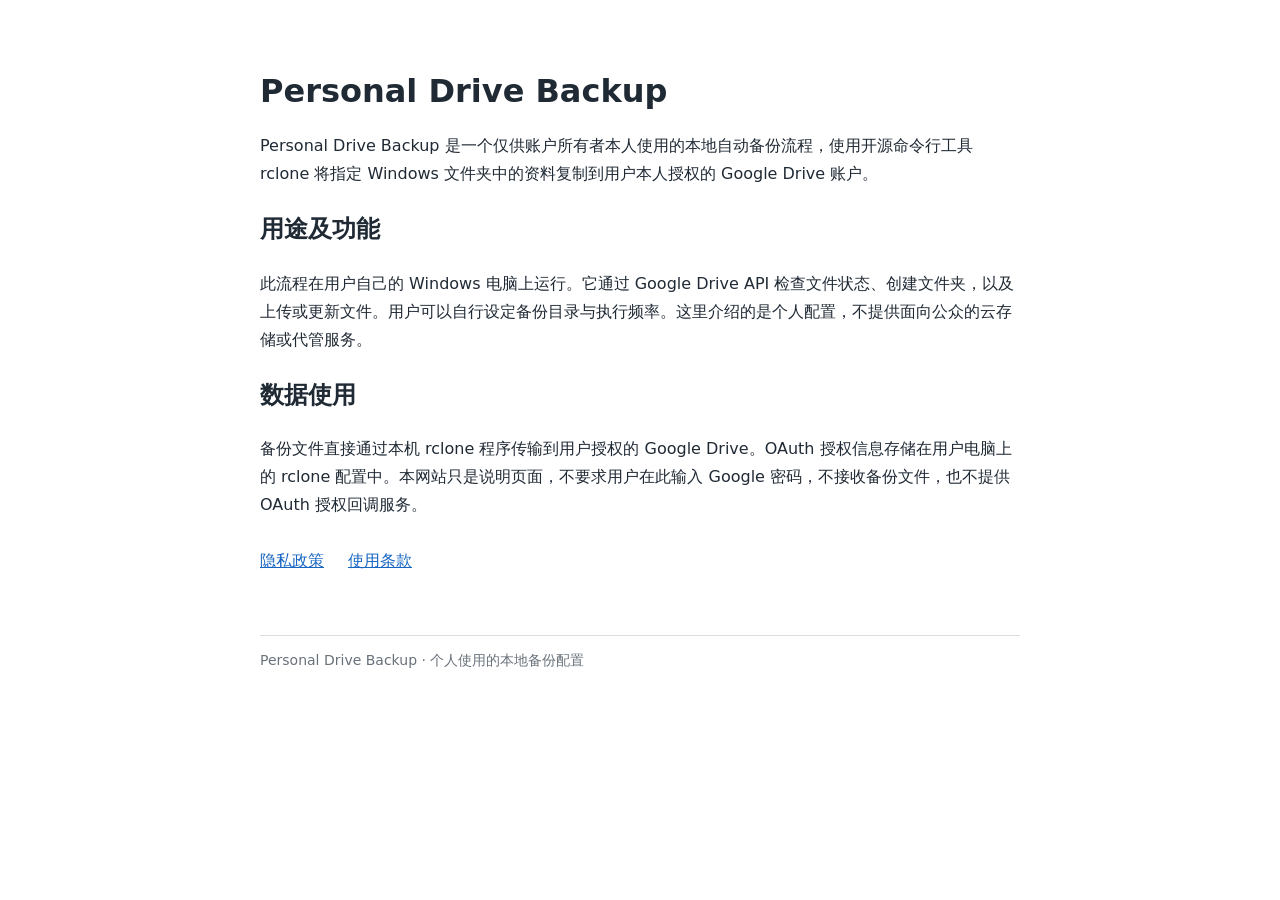
<file: index.html>
<!doctype html>
<html lang="zh-CN"><head><meta charset="utf-8"><meta name="viewport" content="width=device-width,initial-scale=1"><title>Personal Drive Backup</title><style>body{font:16px/1.75 system-ui,-apple-system,'Segoe UI',sans-serif;max-width:760px;margin:72px auto;padding:0 24px;color:#202a35}h1{font-size:32px;line-height:1.2}a{color:#1765c1}nav{display:flex;gap:24px;margin:28px 0}footer{margin-top:60px;border-top:1px solid #ddd;padding-top:12px;font-size:14px;color:#69717b}</style></head><body>
<h1>Personal Drive Backup</h1>
<p>Personal Drive Backup 是一个仅供账户所有者本人使用的本地自动备份流程，使用开源命令行工具 rclone 将指定 Windows 文件夹中的资料复制到用户本人授权的 Google Drive 账户。</p>
<h2>用途及功能</h2>
<p>此流程在用户自己的 Windows 电脑上运行。它通过 Google Drive API 检查文件状态、创建文件夹，以及上传或更新文件。用户可以自行设定备份目录与执行频率。这里介绍的是个人配置，不提供面向公众的云存储或代管服务。</p>
<h2>数据使用</h2>
<p>备份文件直接通过本机 rclone 程序传输到用户授权的 Google Drive。OAuth 授权信息存储在用户电脑上的 rclone 配置中。本网站只是说明页面，不要求用户在此输入 Google 密码，不接收备份文件，也不提供 OAuth 授权回调服务。</p>
<nav><a href="privacy.html">隐私政策</a><a href="terms.html">使用条款</a></nav>
<footer>Personal Drive Backup · 个人使用的本地备份配置</footer>
</body></html>
</file>
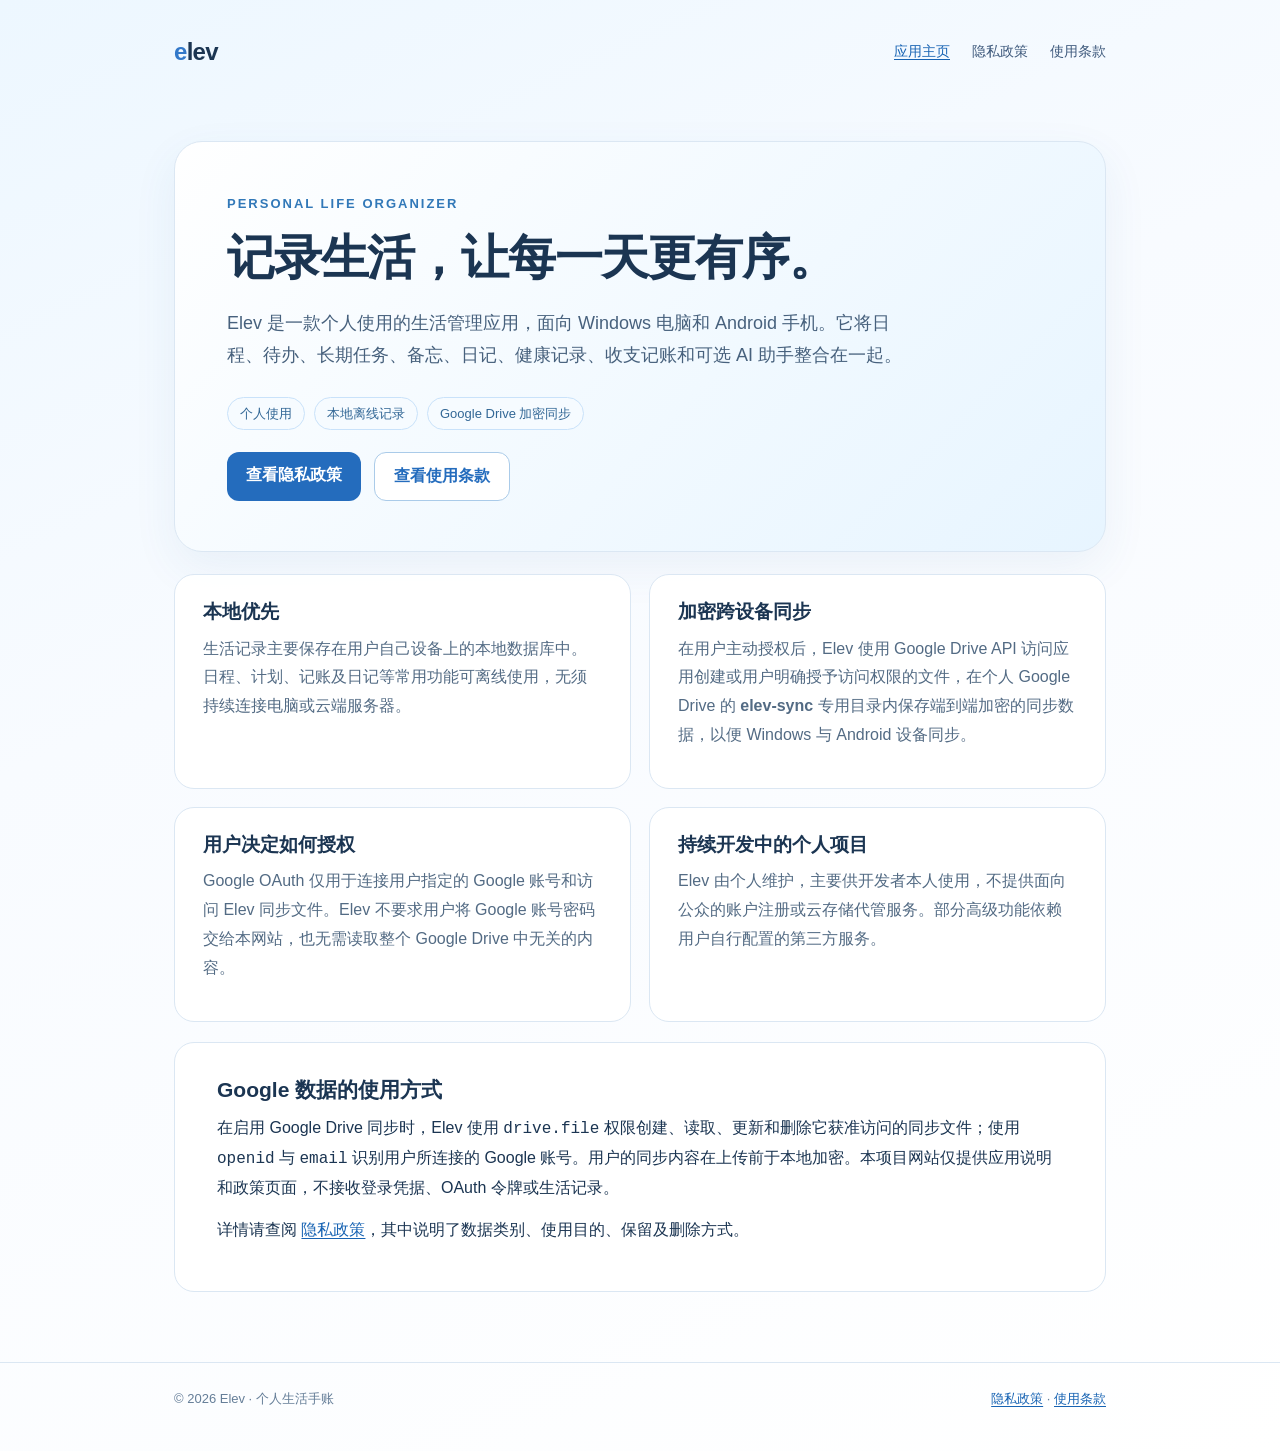
<file: elev/index.html>
<!doctype html>
<html lang="zh-CN">
<head>
<meta charset="utf-8">
<meta name="viewport" content="width=device-width,initial-scale=1">
<meta name="description" content="Elev 是一款个人生活管理软件，支持日程、计划、日记、记账及 Google Drive 加密跨设备同步。">
<title>Elev · 个人生活手账 | Personal Life Organizer</title>
<link rel="stylesheet" href="./style.css">
</head>
<body>
<div class="shell"><header class="topbar"><a class="brand" href="./index.html"><span class="mark">e</span>lev</a><nav aria-label="网站导航"><a href="./index.html" aria-current="page">应用主页</a><a href="./privacy.html">隐私政策</a><a href="./terms.html">使用条款</a></nav></header>
<main>
<section class="hero">
<div class="eyebrow">PERSONAL LIFE ORGANIZER</div>
<h1>记录生活，让每一天更有序。</h1>
<p class="lead">Elev 是一款个人使用的生活管理应用，面向 Windows 电脑和 Android 手机。它将日程、待办、长期任务、备忘、日记、健康记录、收支记账和可选 AI 助手整合在一起。</p>
<div class="tags"><span class="tag">个人使用</span><span class="tag">本地离线记录</span><span class="tag">Google Drive 加密同步</span></div>
<div class="actions"><a class="btn" href="./privacy.html">查看隐私政策</a><a class="btn secondary" href="./terms.html">查看使用条款</a></div>
</section>
<div class="sections">
<section class="panel"><h2>本地优先</h2><p>生活记录主要保存在用户自己设备上的本地数据库中。日程、计划、记账及日记等常用功能可离线使用，无须持续连接电脑或云端服务器。</p></section>
<section class="panel"><h2>加密跨设备同步</h2><p>在用户主动授权后，Elev 使用 Google Drive API 访问应用创建或用户明确授予访问权限的文件，在个人 Google Drive 的 <strong>elev-sync</strong> 专用目录内保存端到端加密的同步数据，以便 Windows 与 Android 设备同步。</p></section>
<section class="panel"><h2>用户决定如何授权</h2><p>Google OAuth 仅用于连接用户指定的 Google 账号和访问 Elev 同步文件。Elev 不要求用户将 Google 账号密码交给本网站，也无需读取整个 Google Drive 中无关的内容。</p></section>
<section class="panel"><h2>持续开发中的个人项目</h2><p>Elev 由个人维护，主要供开发者本人使用，不提供面向公众的账户注册或云存储代管服务。部分高级功能依赖用户自行配置的第三方服务。</p></section>
</div>
<section class="document" style="margin-top:20px">
<h2 style="margin-top:0;border:0;padding:0">Google 数据的使用方式</h2>
<p>在启用 Google Drive 同步时，Elev 使用 <code>drive.file</code> 权限创建、读取、更新和删除它获准访问的同步文件；使用 <code>openid</code> 与 <code>email</code> 识别用户所连接的 Google 账号。用户的同步内容在上传前于本地加密。本项目网站仅提供应用说明和政策页面，不接收登录凭据、OAuth 令牌或生活记录。</p>
<p>详情请查阅 <a href="./privacy.html">隐私政策</a>，其中说明了数据类别、使用目的、保留及删除方式。</p>
</section>
</main></div>
<footer><div class="shell"><span>© 2026 Elev · 个人生活手账</span><span><a href="./privacy.html">隐私政策</a> · <a href="./terms.html">使用条款</a></span></div></footer>
</body></html>
</file>
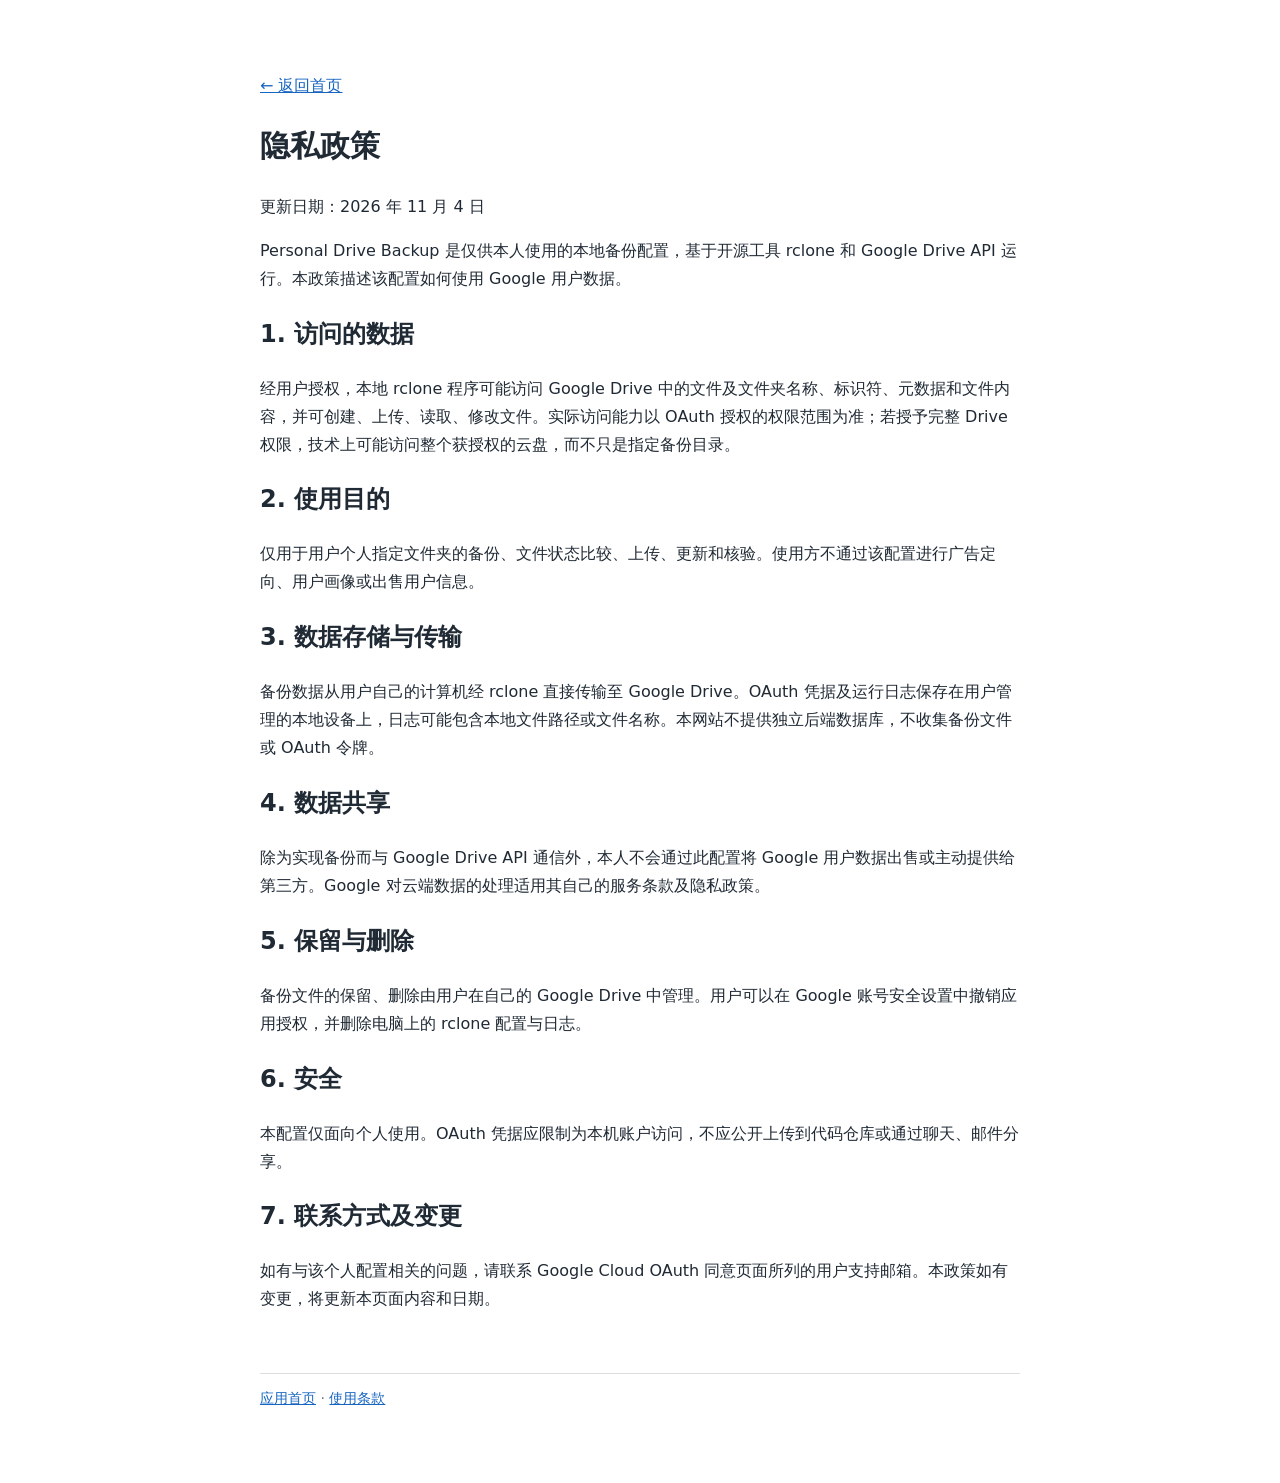
<file: privacy.html>
<!doctype html>
<html lang="zh-CN"><head><meta charset="utf-8"><meta name="viewport" content="width=device-width,initial-scale=1"><title>隐私政策 | Personal Drive Backup</title><style>body{font:16px/1.75 system-ui,-apple-system,'Segoe UI',sans-serif;max-width:760px;margin:72px auto;padding:0 24px;color:#202a35}h1{font-size:30px}a{color:#1765c1}footer{margin-top:60px;border-top:1px solid #ddd;padding-top:12px;font-size:14px;color:#69717b}</style></head><body>
<p><a href="index.html">← 返回首页</a></p><h1>隐私政策</h1>
<p>更新日期：2026 年 11 月 4 日</p>
<p>Personal Drive Backup 是仅供本人使用的本地备份配置，基于开源工具 rclone 和 Google Drive API 运行。本政策描述该配置如何使用 Google 用户数据。</p>
<h2>1. 访问的数据</h2>
<p>经用户授权，本地 rclone 程序可能访问 Google Drive 中的文件及文件夹名称、标识符、元数据和文件内容，并可创建、上传、读取、修改文件。实际访问能力以 OAuth 授权的权限范围为准；若授予完整 Drive 权限，技术上可能访问整个获授权的云盘，而不只是指定备份目录。</p>
<h2>2. 使用目的</h2>
<p>仅用于用户个人指定文件夹的备份、文件状态比较、上传、更新和核验。使用方不通过该配置进行广告定向、用户画像或出售用户信息。</p>
<h2>3. 数据存储与传输</h2>
<p>备份数据从用户自己的计算机经 rclone 直接传输至 Google Drive。OAuth 凭据及运行日志保存在用户管理的本地设备上，日志可能包含本地文件路径或文件名称。本网站不提供独立后端数据库，不收集备份文件或 OAuth 令牌。</p>
<h2>4. 数据共享</h2>
<p>除为实现备份而与 Google Drive API 通信外，本人不会通过此配置将 Google 用户数据出售或主动提供给第三方。Google 对云端数据的处理适用其自己的服务条款及隐私政策。</p>
<h2>5. 保留与删除</h2>
<p>备份文件的保留、删除由用户在自己的 Google Drive 中管理。用户可以在 Google 账号安全设置中撤销应用授权，并删除电脑上的 rclone 配置与日志。</p>
<h2>6. 安全</h2>
<p>本配置仅面向个人使用。OAuth 凭据应限制为本机账户访问，不应公开上传到代码仓库或通过聊天、邮件分享。</p>
<h2>7. 联系方式及变更</h2>
<p>如有与该个人配置相关的问题，请联系 Google Cloud OAuth 同意页面所列的用户支持邮箱。本政策如有变更，将更新本页面内容和日期。</p>
<footer><a href="index.html">应用首页</a> · <a href="terms.html">使用条款</a></footer></body></html>
</file>
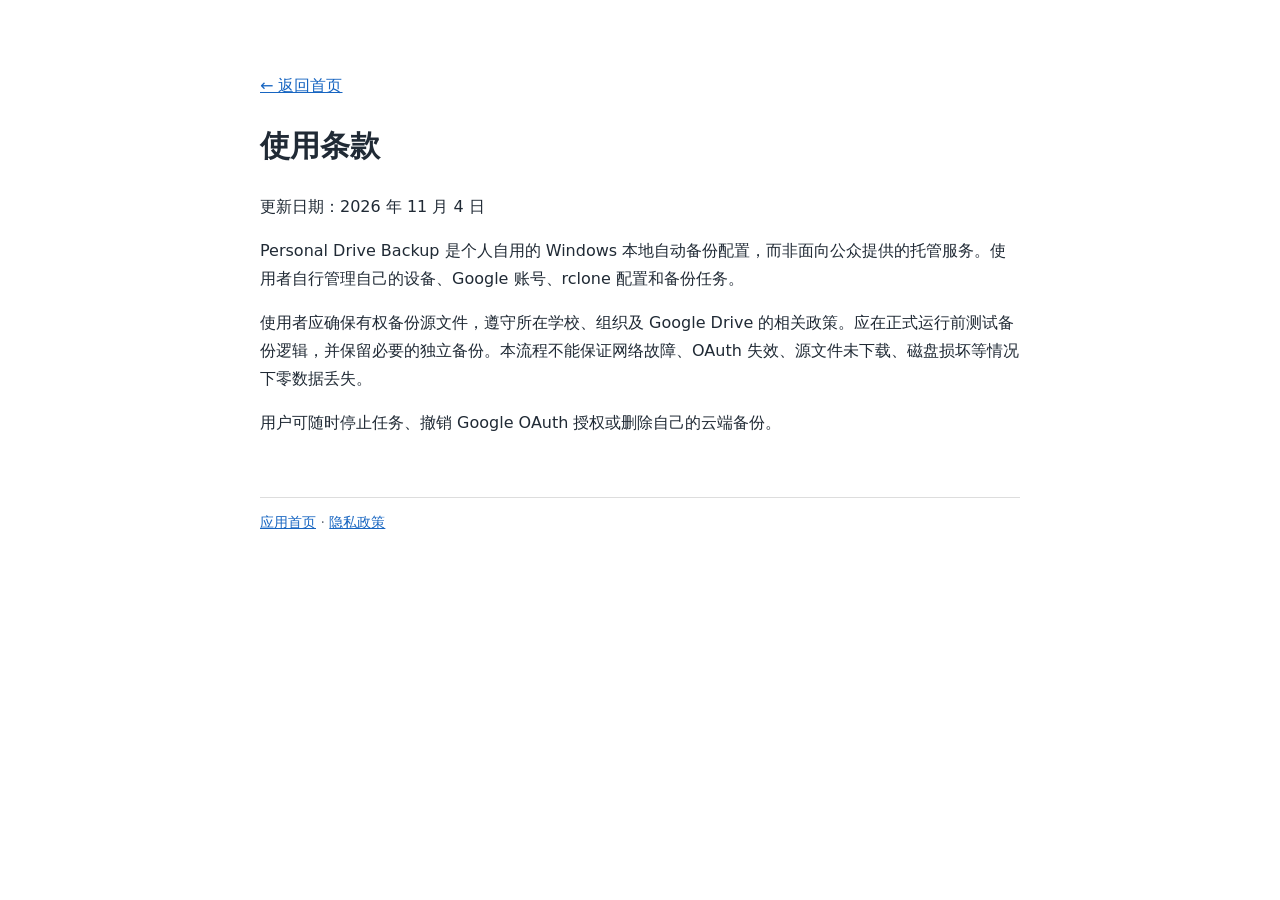
<file: terms.html>
<!doctype html>
<html lang="zh-CN"><head><meta charset="utf-8"><meta name="viewport" content="width=device-width,initial-scale=1"><title>使用条款 | Personal Drive Backup</title><style>body{font:16px/1.75 system-ui,-apple-system,'Segoe UI',sans-serif;max-width:760px;margin:72px auto;padding:0 24px;color:#202a35}h1{font-size:30px}a{color:#1765c1}footer{margin-top:60px;border-top:1px solid #ddd;padding-top:12px;font-size:14px;color:#69717b}</style></head><body>
<p><a href="index.html">← 返回首页</a></p><h1>使用条款</h1><p>更新日期：2026 年 11 月 4 日</p>
<p>Personal Drive Backup 是个人自用的 Windows 本地自动备份配置，而非面向公众提供的托管服务。使用者自行管理自己的设备、Google 账号、rclone 配置和备份任务。</p>
<p>使用者应确保有权备份源文件，遵守所在学校、组织及 Google Drive 的相关政策。应在正式运行前测试备份逻辑，并保留必要的独立备份。本流程不能保证网络故障、OAuth 失效、源文件未下载、磁盘损坏等情况下零数据丢失。</p>
<p>用户可随时停止任务、撤销 Google OAuth 授权或删除自己的云端备份。</p>
<footer><a href="index.html">应用首页</a> · <a href="privacy.html">隐私政策</a></footer>
</body></html>
</file>
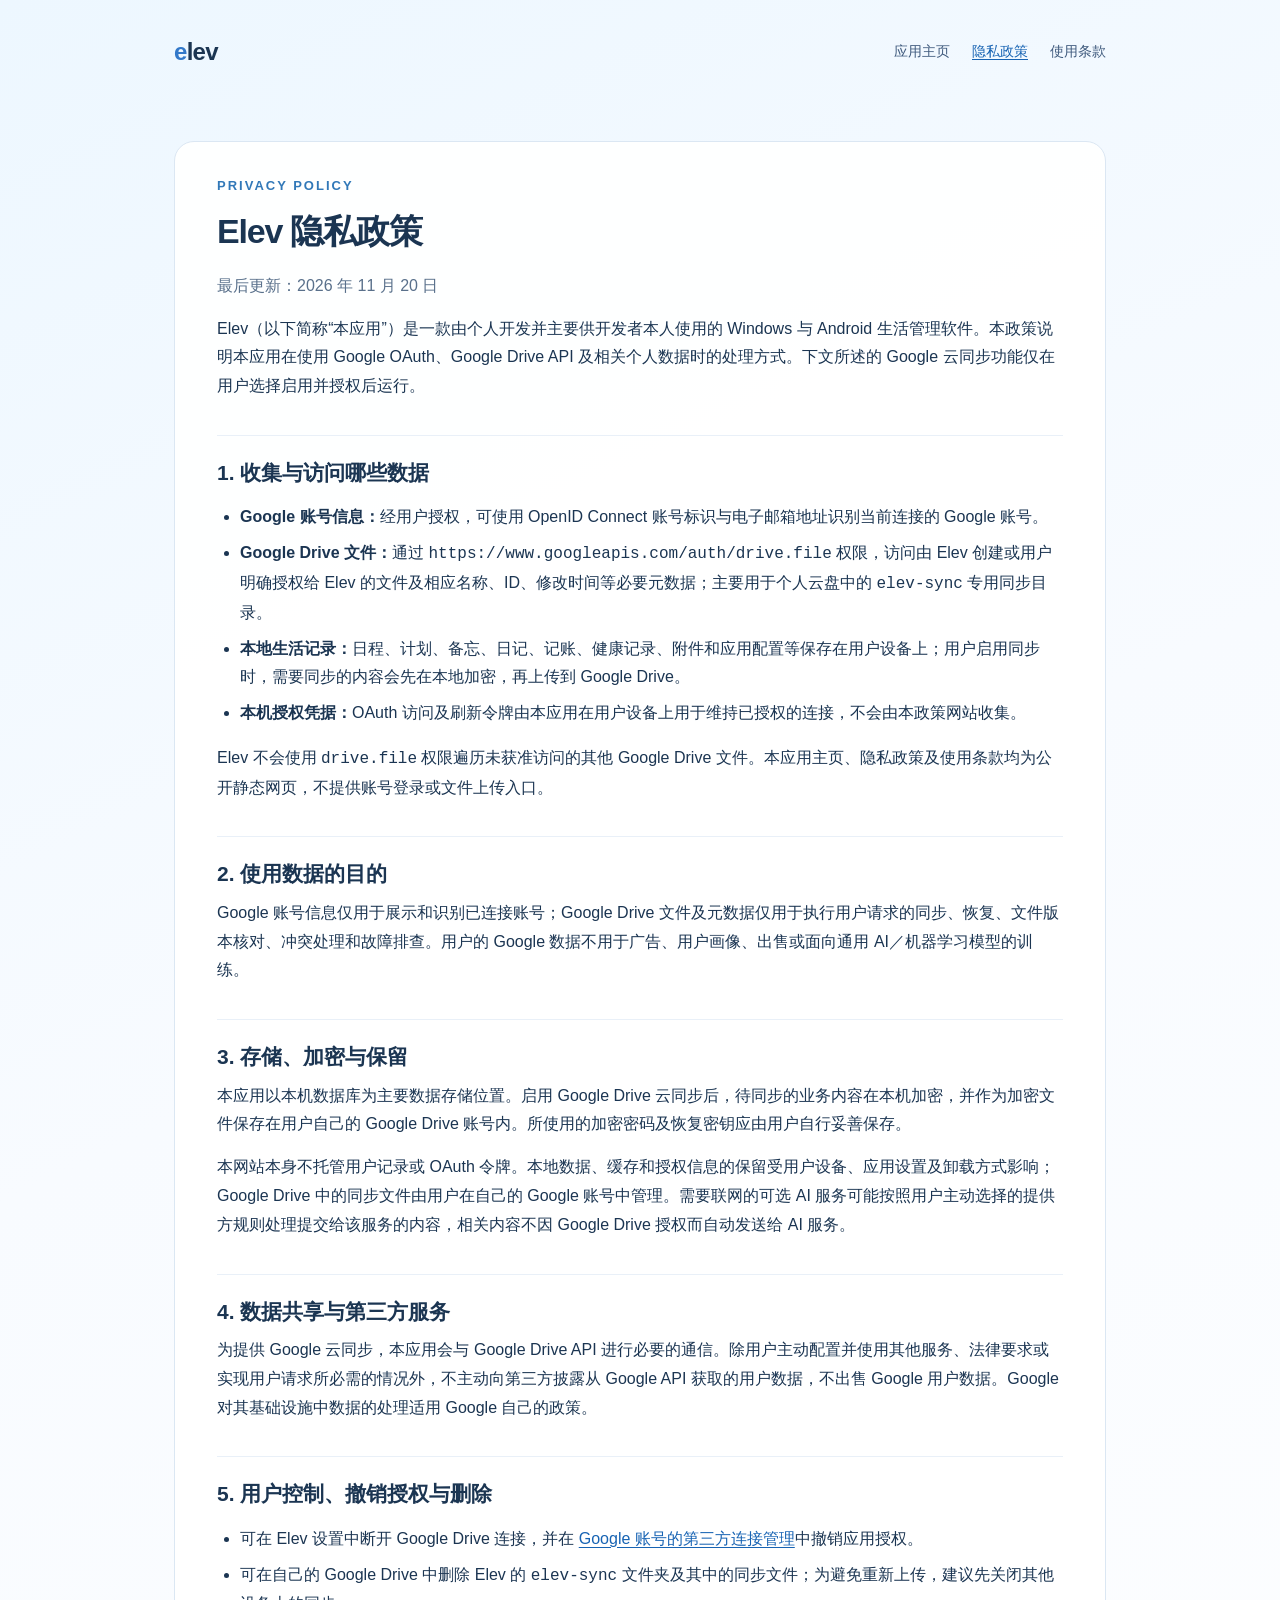
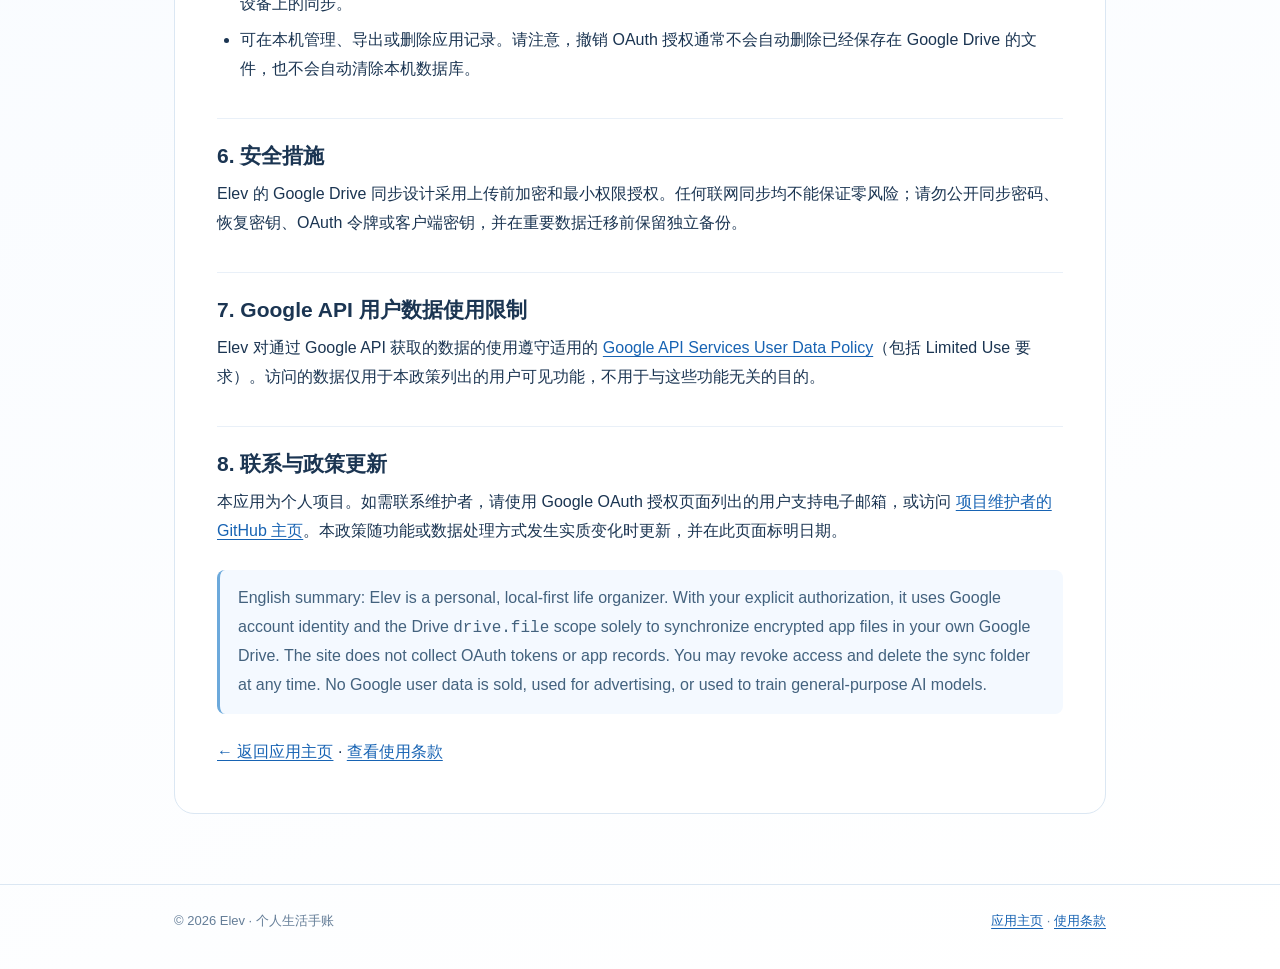
<file: elev/privacy.html>
<!doctype html>
<html lang="zh-CN">
<head>
<meta charset="utf-8"><meta name="viewport" content="width=device-width,initial-scale=1">
<meta name="description" content="Elev 隐私政策：Google 账号授权、Google Drive 加密同步、用户数据存储与删除。">
<title>隐私政策 | Elev</title><link rel="stylesheet" href="./style.css">
</head><body>
<div class="shell"><header class="topbar"><a class="brand" href="./index.html"><span class="mark">e</span>lev</a><nav aria-label="网站导航"><a href="./index.html">应用主页</a><a href="./privacy.html" aria-current="page">隐私政策</a><a href="./terms.html">使用条款</a></nav></header>
<main><article class="document">
<div class="eyebrow">PRIVACY POLICY</div>
<h1>Elev 隐私政策</h1>
<p class="date">最后更新：2026 年 11 月 20 日</p>
<p>Elev（以下简称“本应用”）是一款由个人开发并主要供开发者本人使用的 Windows 与 Android 生活管理软件。本政策说明本应用在使用 Google OAuth、Google Drive API 及相关个人数据时的处理方式。下文所述的 Google 云同步功能仅在用户选择启用并授权后运行。</p>
<h2>1. 收集与访问哪些数据</h2>
<ul>
<li><strong>Google 账号信息：</strong>经用户授权，可使用 OpenID Connect 账号标识与电子邮箱地址识别当前连接的 Google 账号。</li>
<li><strong>Google Drive 文件：</strong>通过 <code>https://www.googleapis.com/auth/drive.file</code> 权限，访问由 Elev 创建或用户明确授权给 Elev 的文件及相应名称、ID、修改时间等必要元数据；主要用于个人云盘中的 <code>elev-sync</code> 专用同步目录。</li>
<li><strong>本地生活记录：</strong>日程、计划、备忘、日记、记账、健康记录、附件和应用配置等保存在用户设备上；用户启用同步时，需要同步的内容会先在本地加密，再上传到 Google Drive。</li>
<li><strong>本机授权凭据：</strong>OAuth 访问及刷新令牌由本应用在用户设备上用于维持已授权的连接，不会由本政策网站收集。</li>
</ul>
<p>Elev 不会使用 <code>drive.file</code> 权限遍历未获准访问的其他 Google Drive 文件。本应用主页、隐私政策及使用条款均为公开静态网页，不提供账号登录或文件上传入口。</p>
<h2>2. 使用数据的目的</h2>
<p>Google 账号信息仅用于展示和识别已连接账号；Google Drive 文件及元数据仅用于执行用户请求的同步、恢复、文件版本核对、冲突处理和故障排查。用户的 Google 数据不用于广告、用户画像、出售或面向通用 AI／机器学习模型的训练。</p>
<h2>3. 存储、加密与保留</h2>
<p>本应用以本机数据库为主要数据存储位置。启用 Google Drive 云同步后，待同步的业务内容在本机加密，并作为加密文件保存在用户自己的 Google Drive 账号内。所使用的加密密码及恢复密钥应由用户自行妥善保存。</p>
<p>本网站本身不托管用户记录或 OAuth 令牌。本地数据、缓存和授权信息的保留受用户设备、应用设置及卸载方式影响；Google Drive 中的同步文件由用户在自己的 Google 账号中管理。需要联网的可选 AI 服务可能按照用户主动选择的提供方规则处理提交给该服务的内容，相关内容不因 Google Drive 授权而自动发送给 AI 服务。</p>
<h2>4. 数据共享与第三方服务</h2>
<p>为提供 Google 云同步，本应用会与 Google Drive API 进行必要的通信。除用户主动配置并使用其他服务、法律要求或实现用户请求所必需的情况外，不主动向第三方披露从 Google API 获取的用户数据，不出售 Google 用户数据。Google 对其基础设施中数据的处理适用 Google 自己的政策。</p>
<h2>5. 用户控制、撤销授权与删除</h2>
<ul>
<li>可在 Elev 设置中断开 Google Drive 连接，并在 <a href="https://myaccount.google.com/connections" rel="noopener noreferrer">Google 账号的第三方连接管理</a>中撤销应用授权。</li>
<li>可在自己的 Google Drive 中删除 Elev 的 <code>elev-sync</code> 文件夹及其中的同步文件；为避免重新上传，建议先关闭其他设备上的同步。</li>
<li>可在本机管理、导出或删除应用记录。请注意，撤销 OAuth 授权通常不会自动删除已经保存在 Google Drive 的文件，也不会自动清除本机数据库。</li>
</ul>
<h2>6. 安全措施</h2>
<p>Elev 的 Google Drive 同步设计采用上传前加密和最小权限授权。任何联网同步均不能保证零风险；请勿公开同步密码、恢复密钥、OAuth 令牌或客户端密钥，并在重要数据迁移前保留独立备份。</p>
<h2>7. Google API 用户数据使用限制</h2>
<p>Elev 对通过 Google API 获取的数据的使用遵守适用的 <a href="https://developers.google.com/terms/api-services-user-data-policy" rel="noopener noreferrer">Google API Services User Data Policy</a>（包括 Limited Use 要求）。访问的数据仅用于本政策列出的用户可见功能，不用于与这些功能无关的目的。</p>
<h2>8. 联系与政策更新</h2>
<p>本应用为个人项目。如需联系维护者，请使用 Google OAuth 授权页面列出的用户支持电子邮箱，或访问 <a href="https://github.com/shiyi4411eleven" rel="noopener noreferrer">项目维护者的 GitHub 主页</a>。本政策随功能或数据处理方式发生实质变化时更新，并在此页面标明日期。</p>
<div class="note">English summary: Elev is a personal, local-first life organizer. With your explicit authorization, it uses Google account identity and the Drive <code>drive.file</code> scope solely to synchronize encrypted app files in your own Google Drive. The site does not collect OAuth tokens or app records. You may revoke access and delete the sync folder at any time. No Google user data is sold, used for advertising, or used to train general-purpose AI models.</div>
<p><a href="./index.html">← 返回应用主页</a> · <a href="./terms.html">查看使用条款</a></p>
</article></main></div>
<footer><div class="shell"><span>© 2026 Elev · 个人生活手账</span><span><a href="./index.html">应用主页</a> · <a href="./terms.html">使用条款</a></span></div></footer>
</body></html>
</file>
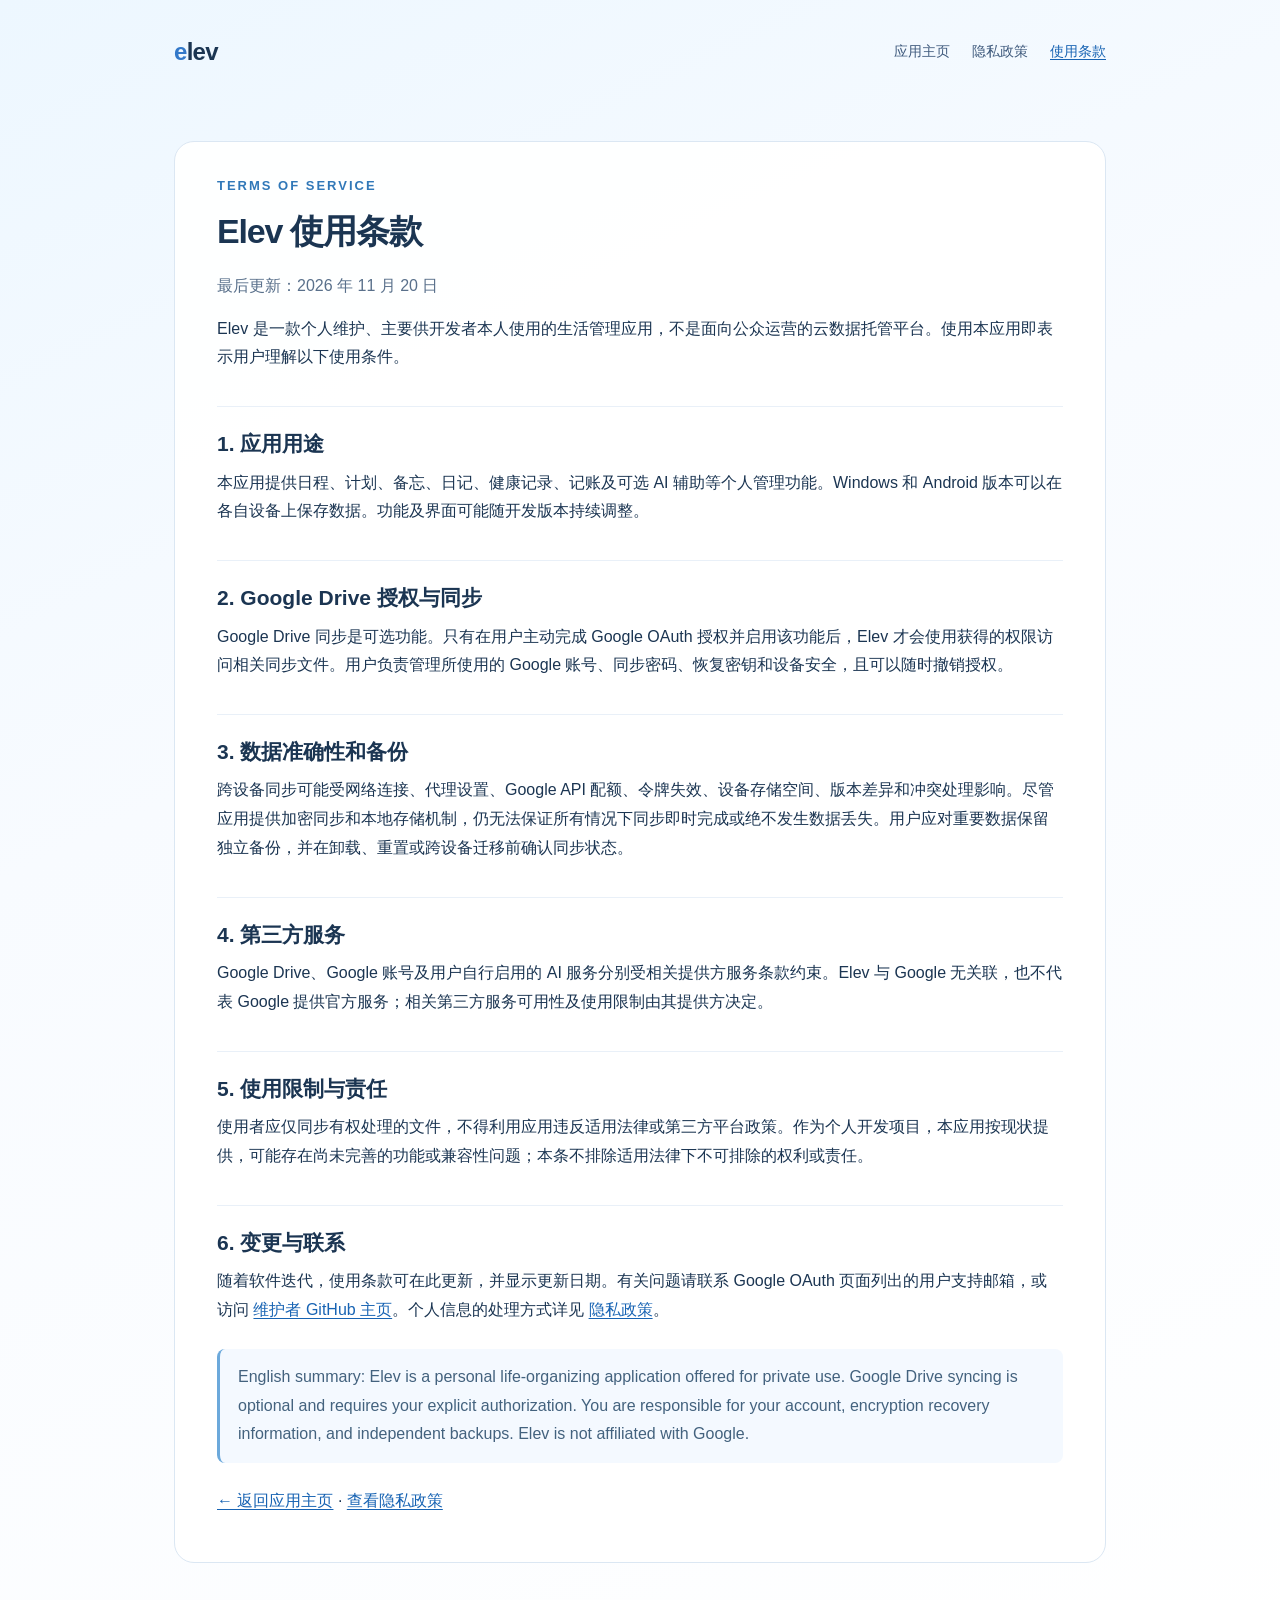
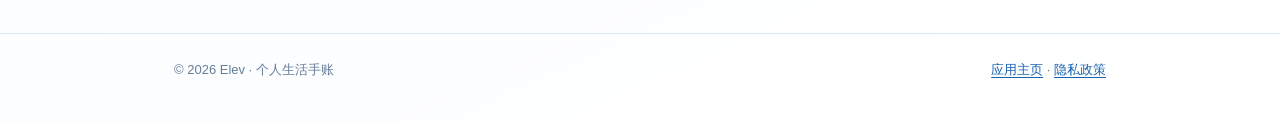
<file: elev/terms.html>
<!doctype html>
<html lang="zh-CN"><head>
<meta charset="utf-8"><meta name="viewport" content="width=device-width,initial-scale=1">
<meta name="description" content="Elev 使用条款：个人生活管理应用的使用范围、Google Drive 同步和数据备份说明。">
<title>使用条款 | Elev</title><link rel="stylesheet" href="./style.css">
</head><body>
<div class="shell"><header class="topbar"><a class="brand" href="./index.html"><span class="mark">e</span>lev</a><nav aria-label="网站导航"><a href="./index.html">应用主页</a><a href="./privacy.html">隐私政策</a><a href="./terms.html" aria-current="page">使用条款</a></nav></header>
<main><article class="document">
<div class="eyebrow">TERMS OF SERVICE</div><h1>Elev 使用条款</h1>
<p class="date">最后更新：2026 年 11 月 20 日</p>
<p>Elev 是一款个人维护、主要供开发者本人使用的生活管理应用，不是面向公众运营的云数据托管平台。使用本应用即表示用户理解以下使用条件。</p>
<h2>1. 应用用途</h2>
<p>本应用提供日程、计划、备忘、日记、健康记录、记账及可选 AI 辅助等个人管理功能。Windows 和 Android 版本可以在各自设备上保存数据。功能及界面可能随开发版本持续调整。</p>
<h2>2. Google Drive 授权与同步</h2>
<p>Google Drive 同步是可选功能。只有在用户主动完成 Google OAuth 授权并启用该功能后，Elev 才会使用获得的权限访问相关同步文件。用户负责管理所使用的 Google 账号、同步密码、恢复密钥和设备安全，且可以随时撤销授权。</p>
<h2>3. 数据准确性和备份</h2>
<p>跨设备同步可能受网络连接、代理设置、Google API 配额、令牌失效、设备存储空间、版本差异和冲突处理影响。尽管应用提供加密同步和本地存储机制，仍无法保证所有情况下同步即时完成或绝不发生数据丢失。用户应对重要数据保留独立备份，并在卸载、重置或跨设备迁移前确认同步状态。</p>
<h2>4. 第三方服务</h2>
<p>Google Drive、Google 账号及用户自行启用的 AI 服务分别受相关提供方服务条款约束。Elev 与 Google 无关联，也不代表 Google 提供官方服务；相关第三方服务可用性及使用限制由其提供方决定。</p>
<h2>5. 使用限制与责任</h2>
<p>使用者应仅同步有权处理的文件，不得利用应用违反适用法律或第三方平台政策。作为个人开发项目，本应用按现状提供，可能存在尚未完善的功能或兼容性问题；本条不排除适用法律下不可排除的权利或责任。</p>
<h2>6. 变更与联系</h2>
<p>随着软件迭代，使用条款可在此更新，并显示更新日期。有关问题请联系 Google OAuth 页面列出的用户支持邮箱，或访问 <a href="https://github.com/shiyi4411eleven" rel="noopener noreferrer">维护者 GitHub 主页</a>。个人信息的处理方式详见 <a href="./privacy.html">隐私政策</a>。</p>
<div class="note">English summary: Elev is a personal life-organizing application offered for private use. Google Drive syncing is optional and requires your explicit authorization. You are responsible for your account, encryption recovery information, and independent backups. Elev is not affiliated with Google.</div>
<p><a href="./index.html">← 返回应用主页</a> · <a href="./privacy.html">查看隐私政策</a></p>
</article></main></div>
<footer><div class="shell"><span>© 2026 Elev · 个人生活手账</span><span><a href="./index.html">应用主页</a> · <a href="./privacy.html">隐私政策</a></span></div></footer>
</body></html>
</file>
<file: elev/style.css>
:root{color-scheme:light;--ink:#1b3552;--muted:#59708b;--line:#dbe7f3;--blue:#3278c9;--sea:#eaf5ff;--paper:#ffffff}*{box-sizing:border-box}html{scroll-behavior:smooth}body{margin:0;font:16px/1.8 -apple-system,BlinkMacSystemFont,"Segoe UI","PingFang SC","Microsoft Yahei",sans-serif;background:linear-gradient(155deg,#edf7ff 0%,#f8fbff 38%,#fff 100%);color:var(--ink)}.shell{max-width:980px;margin:auto;padding:0 24px}.topbar{display:flex;align-items:center;justify-content:space-between;gap:18px;padding:30px 0}.brand{font-size:24px;font-weight:800;letter-spacing:-.7px;color:var(--ink);text-decoration:none}.brand .mark{color:var(--blue)}nav{display:flex;flex-wrap:wrap;gap:22px}a{color:#1763b3;text-underline-offset:3px}nav a{font-size:14px;color:#3f5a7d;text-decoration:none}nav a:hover,nav a[aria-current=page]{color:#1763b3;text-decoration:underline}main{padding:38px 0 70px}.hero{padding:50px 52px;border:1px solid var(--line);border-radius:28px;background:linear-gradient(135deg,rgba(255,255,255,.97),rgba(229,244,255,.9));box-shadow:0 16px 45px rgba(45,100,155,.07)}.eyebrow{color:#3178b8;font-size:13px;font-weight:700;letter-spacing:2px;text-transform:uppercase}h1{font-size:clamp(30px,5vw,48px);line-height:1.24;letter-spacing:-1.2px;margin:12px 0 20px}h2{font-size:23px;line-height:1.4;margin:34px 0 10px}h3{font-size:18px;margin:24px 0 8px}p{margin:9px 0 14px}.lead{font-size:18px;color:#47617d;max-width:690px}.subtle,.date{color:var(--muted)}.tags{display:flex;flex-wrap:wrap;gap:9px;margin:25px 0 0}.tag{font-size:13px;border:1px solid #c9e2fa;background:#f6fbff;color:#326796;border-radius:20px;padding:4px 12px}.sections{display:grid;grid-template-columns:repeat(2,minmax(0,1fr));gap:18px;margin-top:22px}.panel,.document{border-radius:20px;border:1px solid var(--line);background:rgba(255,255,255,.96);padding:24px 28px}.panel h2{font-size:19px;margin:0 0 8px}.panel p{color:#536b84}.document{padding:32px 42px}.document h1{font-size:34px}.document h2{font-size:21px;border-top:1px solid #e9f0f8;padding-top:22px}ul{padding-left:23px}li{margin:7px 0}.note{background:#f4f9ff;border-left:3px solid #6ca9db;padding:14px 18px;border-radius:8px;color:#43627e;margin:24px 0}.actions{display:flex;flex-wrap:wrap;gap:13px;margin-top:22px}.btn{border-radius:12px;background:#246cbd;color:white;text-decoration:none;padding:9px 19px;font-weight:600}.btn.secondary{color:#246cbd;background:#fff;border:1px solid #aacbe9}footer{border-top:1px solid var(--line);padding:24px 0 42px;color:#657e98;font-size:13px}footer .shell{display:flex;justify-content:space-between;flex-wrap:wrap;gap:14px}@media(max-width:700px){.topbar{align-items:flex-start;flex-direction:column;padding-top:20px}nav{gap:14px}.hero{padding:32px 24px}.sections{grid-template-columns:1fr}.document{padding:25px 21px}main{padding-top:12px}}
</file>
